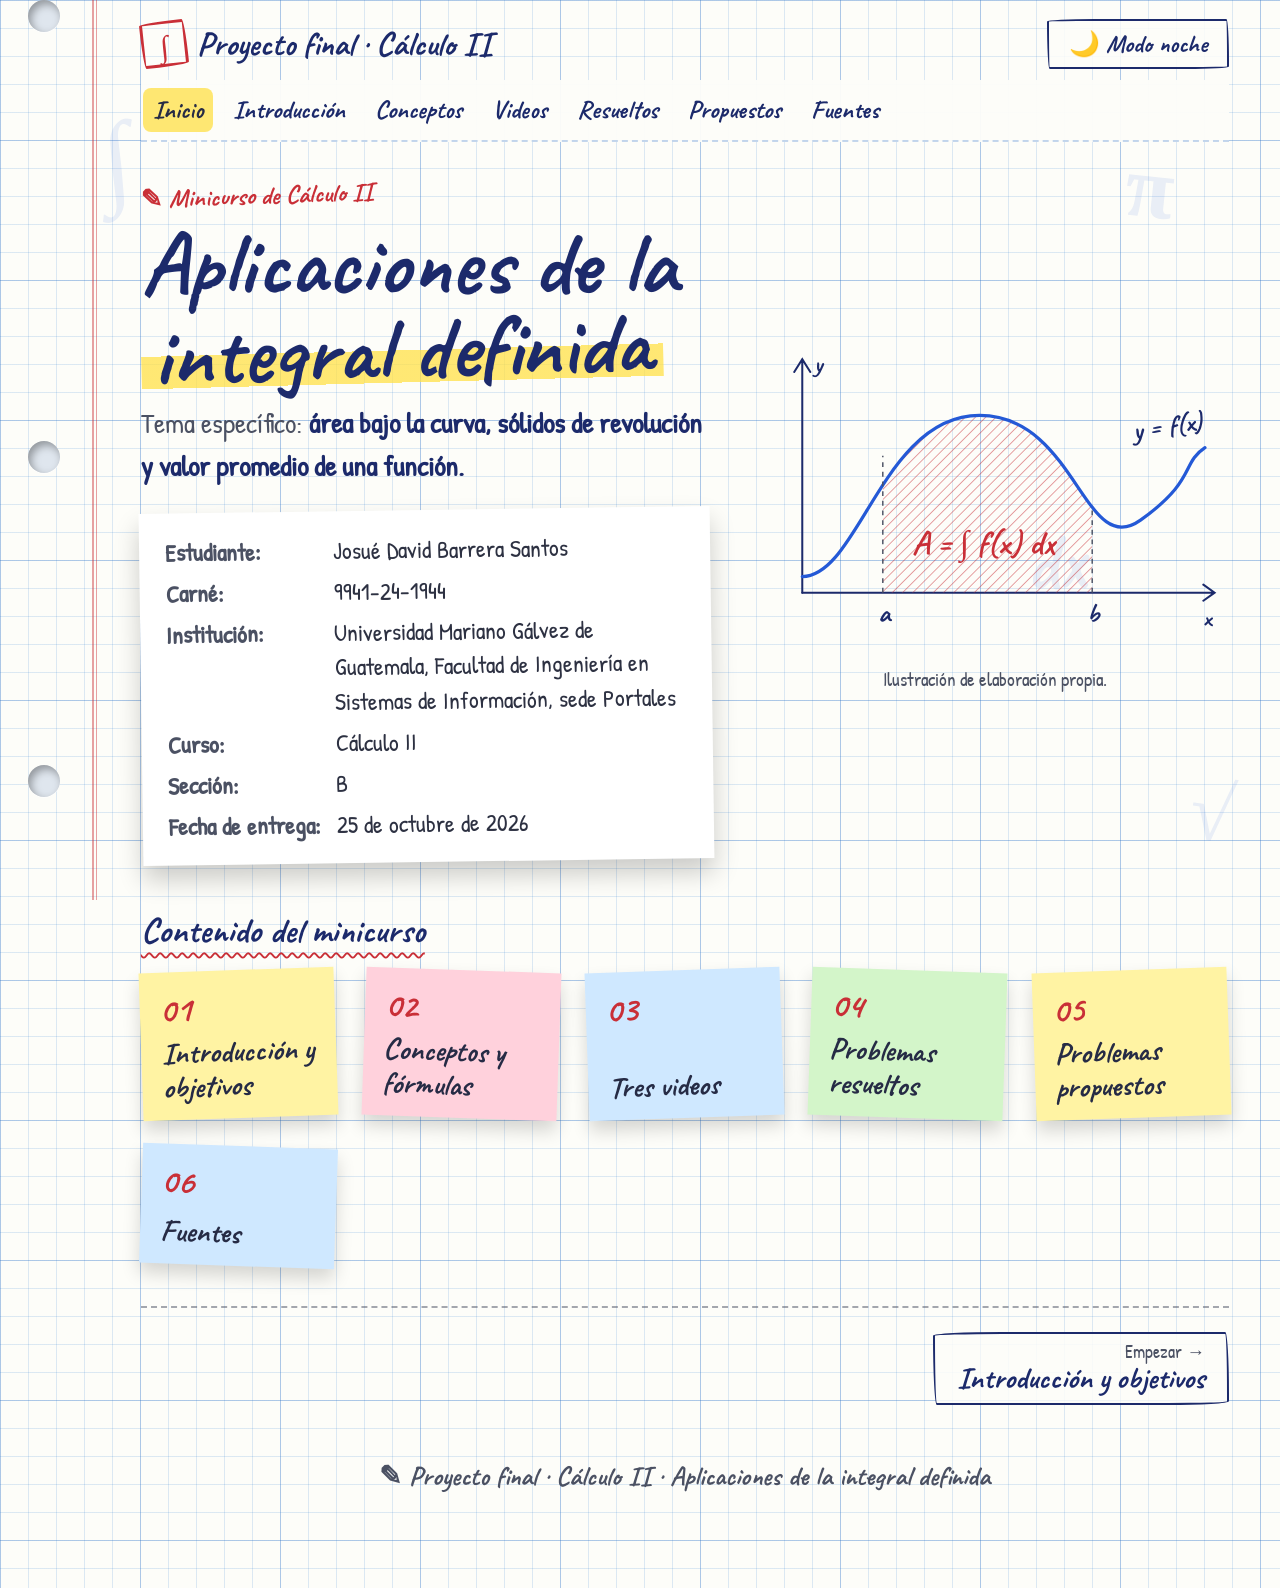
<file: index.html>
<!DOCTYPE html>
<html lang="es">
<head>
<meta charset="UTF-8">
<meta name="viewport" content="width=device-width, initial-scale=1">
<title>Aplicaciones de la integral definida · Minicurso de Cálculo II</title>
<meta name="description" content="Minicurso de Cálculo II: área bajo la curva, sólidos de revolución y valor promedio, con videos, problemas resueltos y problemas propuestos.">
<link rel="preconnect" href="https://fonts.googleapis.com">
<link rel="preconnect" href="https://fonts.gstatic.com" crossorigin>
<link href="https://fonts.googleapis.com/css2?family=Caveat:wght@500;700&family=Patrick+Hand&display=swap" rel="stylesheet">
<link rel="stylesheet" href="estilos.css">
<script>document.documentElement.classList.add('js'); try { if (localStorage.getItem('hoja-theme') === 'dark') document.documentElement.dataset.theme = 'dark'; } catch (e) {}</script>
</head>
<body>
<div class="margin-line"></div>
<div class="hole"></div><div class="hole"></div><div class="hole"></div>

<div class="symbols" aria-hidden="true">
  <span style="--x:8%;--y:12%;--s:6.5rem">∫</span>
  <span style="--x:88%;--y:16%;--s:5.5rem;--r:6deg">π</span>
  <span style="--x:80%;--y:58%;--s:5rem">dx</span>
  <span style="--x:14%;--y:70%;--s:5.5rem;--r:5deg">Σ</span>
  <span style="--x:48%;--y:88%;--s:4rem">Δx</span>
  <span style="--x:93%;--y:86%;--s:5rem;--r:8deg">√</span>
</div>

<div class="container">
  <div class="topbar">
    <a class="brand" href="index.html"><span class="logo">∫</span> Proyecto final · Cálculo II</a>
    <button id="themeBtn" class="btn-ghost" type="button">🌙 Modo noche</button>
  </div>

  <nav class="menu" aria-label="Páginas del minicurso">
    <a href="index.html" aria-current="page">Inicio</a>
    <a href="introduccion.html">Introducción</a>
    <a href="conceptos.html">Conceptos</a>
    <a href="videos.html">Videos</a>
    <a href="resueltos.html">Resueltos</a>
    <a href="propuestos.html">Propuestos</a>
    <a href="fuentes.html">Fuentes</a>
  </nav>

  <main>
  <section class="hero" id="inicio">
    <div>
      <p class="eyebrow">✎ Minicurso de Cálculo II</p>
      <h1>Aplicaciones de la <span class="hl">integral definida</span></h1>
      <p class="tema">Tema específico: <b>área bajo la curva, sólidos de revolución y valor promedio de una función.</b></p>
      <div class="cover">
        <dl>
          <dt>Estudiante:</dt><dd>Josué David Barrera Santos</dd>
          <dt>Carné:</dt><dd>9941-24-1944</dd>
          <dt>Institución:</dt><dd>Universidad Mariano Gálvez de Guatemala, Facultad de Ingeniería en Sistemas de Información, sede Portales</dd>
          <dt>Curso:</dt><dd>Cálculo II</dd>
          <dt>Sección:</dt><dd>B</dd>
          <dt>Fecha de entrega:</dt><dd>25 de octubre de 2026</dd>
        </dl>
      </div>
    </div>

    <figure>
      <svg class="fig" viewBox="0 0 580 380" role="img" aria-label="Área sombreada bajo la curva y = f(x) entre x = a y x = b">
        <defs>
          <pattern id="hatch" width="9" height="9" patternUnits="userSpaceOnUse" patternTransform="rotate(45)"><line class="hatch-line" x1="0" y1="0" x2="0" y2="9"/></pattern>
          <clipPath id="ab"><rect x="150" y="0" width="260" height="310"/></clipPath>
        </defs>
        <path class="axis" d="M50 310 H 560 M 548 300 L 562 310 L 548 320"/>
        <path class="axis" d="M50 310 V 22 M 40 36 L 50 20 L 60 36"/>
        <path clip-path="url(#ab)" fill="url(#hatch)" d="M50 290 C 120 290, 150 90, 270 90 S 400 270, 470 220 S 520 150, 550 130 L 550 310 L 50 310 Z"/>
        <path class="curve" d="M50 290 C 120 290, 150 90, 270 90 S 400 270, 470 220 S 520 150, 550 130"/>
        <path class="dash" d="M150 310 V 140 M 410 310 V 205"/>
        <text x="144" y="346" font-size="34">a</text>
        <text x="404" y="346" font-size="34">b</text>
        <text x="548" y="352" font-size="30">x</text>
        <text x="64" y="36" font-size="30">y</text>
        <text x="462" y="120" font-size="34" transform="rotate(-8 462 120)">y = f(x)</text>
        <text class="t-red" x="186" y="262" font-size="42">A = ∫ f(x) dx</text>
      </svg>
      <figcaption>Ilustración de elaboración propia.</figcaption>
    </figure>
  </section>

  <h2 class="section-title" style="font-size:2.2rem">Contenido del minicurso</h2>
  <ol class="index reveal" aria-label="Índice">
    <li><a href="introduccion.html">Introducción y objetivos</a></li>
    <li><a href="conceptos.html">Conceptos y fórmulas</a></li>
    <li><a href="videos.html">Tres videos</a></li>
    <li><a href="resueltos.html">Problemas resueltos</a></li>
    <li><a href="propuestos.html">Problemas propuestos</a></li>
    <li><a href="fuentes.html">Fuentes</a></li>
  </ol>
  </main>

  <nav class="pager" aria-label="Anterior y siguiente">
    <a class="next" href="introduccion.html"><small>Empezar →</small>Introducción y objetivos</a>
  </nav>

  <footer>✎ Proyecto final · Cálculo II · Aplicaciones de la integral definida</footer>
</div>

<script src="app.js"></script>
</body>
</html>
</file>
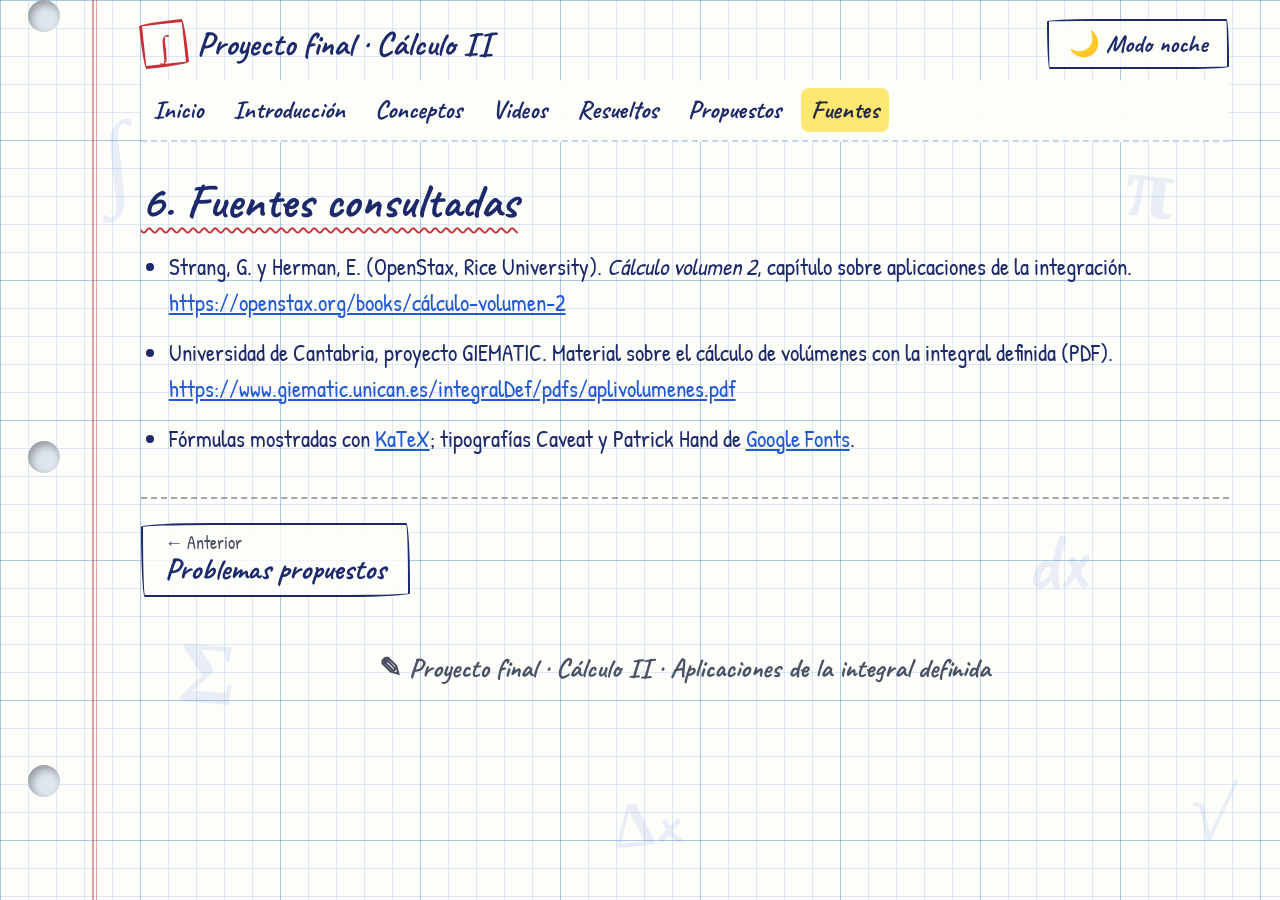
<file: fuentes.html>
<!DOCTYPE html>
<html lang="es">
<head>
<meta charset="UTF-8">
<meta name="viewport" content="width=device-width, initial-scale=1">
<title>Fuentes consultadas · Aplicaciones de la integral definida</title>
<meta name="description" content="Minicurso de Cálculo II: área bajo la curva, sólidos de revolución y valor promedio, con videos, problemas resueltos y problemas propuestos.">
<link rel="preconnect" href="https://fonts.googleapis.com">
<link rel="preconnect" href="https://fonts.gstatic.com" crossorigin>
<link href="https://fonts.googleapis.com/css2?family=Caveat:wght@500;700&family=Patrick+Hand&display=swap" rel="stylesheet">
<link rel="stylesheet" href="estilos.css">
<script>document.documentElement.classList.add('js'); try { if (localStorage.getItem('hoja-theme') === 'dark') document.documentElement.dataset.theme = 'dark'; } catch (e) {}</script>
</head>
<body>
<div class="margin-line"></div>
<div class="hole"></div><div class="hole"></div><div class="hole"></div>

<div class="symbols" aria-hidden="true">
  <span style="--x:8%;--y:12%;--s:6.5rem">∫</span>
  <span style="--x:88%;--y:16%;--s:5.5rem;--r:6deg">π</span>
  <span style="--x:80%;--y:58%;--s:5rem">dx</span>
  <span style="--x:14%;--y:70%;--s:5.5rem;--r:5deg">Σ</span>
  <span style="--x:48%;--y:88%;--s:4rem">Δx</span>
  <span style="--x:93%;--y:86%;--s:5rem;--r:8deg">√</span>
</div>

<div class="container">
  <div class="topbar">
    <a class="brand" href="index.html"><span class="logo">∫</span> Proyecto final · Cálculo II</a>
    <button id="themeBtn" class="btn-ghost" type="button">🌙 Modo noche</button>
  </div>

  <nav class="menu" aria-label="Páginas del minicurso">
    <a href="index.html">Inicio</a>
    <a href="introduccion.html">Introducción</a>
    <a href="conceptos.html">Conceptos</a>
    <a href="videos.html">Videos</a>
    <a href="resueltos.html">Resueltos</a>
    <a href="propuestos.html">Propuestos</a>
    <a href="fuentes.html" aria-current="page">Fuentes</a>
  </nav>

  <main>
  <section class="sec reveal" id="fuentes">
    <h1 class="section-title">6. Fuentes consultadas</h1>
    <ul class="sources">
      <li>Strang, G. y Herman, E. (OpenStax, Rice University). <em>Cálculo volumen 2</em>, capítulo sobre aplicaciones de la integración. <a href="https://openstax.org/books/c%C3%A1lculo-volumen-2/pages/prefacio">https://openstax.org/books/cálculo-volumen-2</a></li>
      <li>Universidad de Cantabria, proyecto GIEMATIC. Material sobre el cálculo de volúmenes con la integral definida (PDF). <a href="https://www.giematic.unican.es/integralDef/pdfs/aplivolumenes.pdf">https://www.giematic.unican.es/integralDef/pdfs/aplivolumenes.pdf</a></li>
      <li>Fórmulas mostradas con <a href="https://katex.org/">KaTeX</a>; tipografías Caveat y Patrick Hand de <a href="https://fonts.google.com/">Google Fonts</a>.</li>
    </ul>
  </section>
  </main>

  <nav class="pager" aria-label="Anterior y siguiente">
    <a class="prev" href="propuestos.html"><small>← Anterior</small>Problemas propuestos</a>
  </nav>

  <footer>✎ Proyecto final · Cálculo II · Aplicaciones de la integral definida</footer>
</div>

<script src="app.js"></script>
</body>
</html>
</file>
<file: estilos.css>
/* ===== Hoja de cuaderno cuadriculado ===== */
  :root {
    --paper: #fdfdf9;
    --desk: #dfe6ee;
    --grid: rgba(70, 140, 215, .18);
    --grid-major: rgba(50, 115, 200, .28);
    --ink: #1c2a6b;
    --pencil: #4b5163;
    --blue: #2459d6;
    --red: #c92f37;
    --hl: rgba(255, 224, 70, .75);
    --ok: #157a42;
    --note-text: #262b45;
    --hand: "Caveat", "Segoe Script", cursive;
    --body: "Patrick Hand", "Comic Sans MS", cursive;
  }
  [data-theme="dark"] {
    --paper: #0f1114;
    --desk: #05060a;
    --grid: rgba(140, 175, 255, .07);
    --grid-major: rgba(140, 175, 255, .14);
    --ink: #e4e9ff;
    --pencil: #a3acc0;
    --blue: #8db3ff;
    --red: #ff8a8f;
    --hl: rgba(250, 204, 21, .32);
    --ok: #4ade80;
  }

  * { box-sizing: border-box; }
  html { scroll-behavior: smooth; color-scheme: light; }
  [data-theme="dark"] { color-scheme: dark; }

  body {
    margin: 0; min-height: 100vh; overflow-x: hidden;
    font-family: var(--body); font-size: 1.45rem; line-height: 1.55; color: var(--ink);
    background-color: var(--paper);
    background-image:
      linear-gradient(var(--grid-major) 1.5px, transparent 1.5px),
      linear-gradient(90deg, var(--grid-major) 1.5px, transparent 1.5px),
      linear-gradient(var(--grid) 1px, transparent 1px),
      linear-gradient(90deg, var(--grid) 1px, transparent 1px);
    background-size: 140px 140px, 140px 140px, 28px 28px, 28px 28px;
    transition: background-color .4s, color .4s;
  }

  /* margen rojo y perforaciones */
  .margin-line { position: fixed; top: 0; bottom: 0; left: 92px; width: 5px; border-left: 2px solid var(--red); border-right: 1px solid var(--red); opacity: .45; z-index: 1; pointer-events: none; }
  .hole { position: fixed; left: 28px; width: 32px; height: 32px; border-radius: 50%; background: var(--desk); box-shadow: inset 3px 4px 8px rgba(0, 0, 0, .35), 0 1px 0 rgba(255, 255, 255, .6); z-index: 2; pointer-events: none; }
  .hole:nth-of-type(1) { top: 13%; } .hole:nth-of-type(2) { top: 49%; } .hole:nth-of-type(3) { top: 85%; }

  /* pocos símbolos, quietos y suaves (la guía pide no saturar con decoración) */
  .symbols { position: fixed; inset: 0; z-index: 0; pointer-events: none; overflow: hidden; }
  .symbols span { position: absolute; left: var(--x); top: var(--y); font-family: var(--hand); font-weight: 700; font-size: var(--s); color: var(--blue); opacity: .09; line-height: 1; transform: rotate(var(--r, -6deg)); }

  .container { position: relative; z-index: 3; max-width: 1500px; margin: 0 auto; padding: 18px clamp(20px, 4vw, 70px) 90px clamp(124px, 11vw, 180px); counter-reset: post; }

  /* ===== barra superior y menú fijo ===== */
  .topbar { display: flex; justify-content: space-between; align-items: center; gap: 14px; margin-bottom: 10px; flex-wrap: wrap; }
  .brand { font-family: var(--hand); font-weight: 700; font-size: 2.1rem; color: var(--ink); display: flex; align-items: center; gap: 10px; text-decoration: none; }
  .brand .logo { display: inline-grid; place-items: center; width: 46px; height: 46px; font-size: 1.9rem; color: var(--red); border: 3px solid var(--red); border-radius: 255px 18px 225px 18px / 18px 225px 18px 255px; transform: rotate(-6deg); }
  button { font: inherit; cursor: pointer; border: 0; background: none; color: inherit; }
  .btn-ghost { font-family: var(--hand); font-weight: 700; font-size: 1.55rem; padding: 4px 20px; color: var(--ink); background: color-mix(in srgb, var(--paper) 85%, transparent); border: 2.5px solid var(--ink); border-radius: 255px 14px 225px 14px / 14px 225px 14px 255px; }
  .btn-ghost:hover { transform: rotate(-2deg); }
  .btn-primary { font-family: var(--hand); font-weight: 700; font-size: 1.4rem; padding: 4px 26px; color: #fff; background: #2459d6; border-radius: 255px 14px 225px 14px / 14px 225px 14px 255px; box-shadow: 3px 4px 0 #1c2a6b; }
  .btn-primary:disabled { opacity: .5; cursor: not-allowed; }

  .menu { position: sticky; top: 0; z-index: 60; display: flex; gap: 4px 10px; overflow-x: auto; white-space: nowrap; margin: 0 0 34px; padding: 8px 2px; background: color-mix(in srgb, var(--paper) 95%, transparent); border-bottom: 2px dashed var(--grid-major); scrollbar-width: thin; }
  .menu a { flex: none; padding: 2px 10px; border-radius: 8px; font-family: var(--hand); font-weight: 700; font-size: 1.6rem; color: var(--ink); text-decoration: none; }
  .menu a:hover, .menu a[aria-current="page"] { background: var(--hl); color: var(--note-text); }
  [data-theme="dark"] .menu a:hover, [data-theme="dark"] .menu a[aria-current="page"] { color: var(--ink); }
  :focus-visible { outline: 3px solid var(--blue); outline-offset: 3px; }

  /* ===== A. carátula ===== */
  .hero { display: grid; grid-template-columns: minmax(0, 1.1fr) minmax(0, .9fr); gap: 20px 50px; align-items: center; margin-bottom: 50px; scroll-margin-top: 70px; }
  .eyebrow { display: inline-block; margin: 0 0 6px; font-family: var(--hand); font-weight: 700; font-size: 1.6rem; color: var(--red); transform: rotate(-2deg); }
  .hero h1 { margin: 0 0 10px; font-family: var(--hand); font-weight: 700; font-size: clamp(3.2rem, 7vw, 6.4rem); line-height: .95; color: var(--ink); }
  .hero h1 .hl { display: inline-block; transform: rotate(-1.5deg); padding: 0 .12em; background: linear-gradient(transparent 52%, var(--hl) 52% 90%, transparent 90%); }
  .tema { margin: 0 0 22px; font-size: 1.75rem; color: var(--pencil); }
  .tema b { color: var(--ink); }
  .cover { max-width: 620px; padding: 22px 26px; background: #fff; color: #2d3142; transform: rotate(-.8deg); box-shadow: 0 14px 26px rgba(0, 0, 0, .2); font-size: 1.5rem; line-height: 1.45; }
  .cover dl { display: grid; grid-template-columns: max-content 1fr; gap: 6px 16px; margin: 0; }
  .cover dt { font-weight: 700; color: #4b5163; }
  .cover dd { margin: 0; }
  .fill { padding: 0 6px; border-radius: 3px; background: rgba(255, 224, 70, .75); color: #262b45; }
  .hero figure { margin: 0; }
  .hero figcaption { margin-top: 6px; text-align: center; font-size: 1.2rem; color: var(--pencil); }

  /* ===== gráficas (SVG de elaboración propia) ===== */
  svg.fig { width: 100%; height: auto; overflow: visible; }
  .fig .axis { stroke: var(--ink); stroke-width: 2.5; stroke-linecap: round; fill: none; }
  .fig .curve { fill: none; stroke: var(--blue); stroke-width: 4; stroke-linecap: round; stroke-linejoin: round; }
  .fig .riem { fill: color-mix(in srgb, var(--blue) 16%, transparent); stroke: var(--blue); stroke-width: 1.5; }
  .fig .pos { fill: color-mix(in srgb, var(--blue) 22%, transparent); }
  .fig .neg { fill: color-mix(in srgb, var(--red) 22%, transparent); }
  .fig .disc { fill: color-mix(in srgb, var(--red) 18%, transparent); stroke: var(--red); stroke-width: 2.5; }
  .fig .rect { fill: color-mix(in srgb, #f5b800 25%, transparent); stroke: #c99400; stroke-width: 2; }
  .fig .dash { stroke: var(--pencil); stroke-width: 1.8; stroke-dasharray: 6 6; fill: none; }
  .fig .ghost { fill: none; stroke: var(--blue); stroke-width: 2.5; stroke-dasharray: 8 7; opacity: .7; }
  .fig .red { stroke: var(--red); stroke-width: 2.5; fill: none; }
  .fig .dot { fill: var(--red); }
  .fig text { font-family: var(--hand); font-weight: 700; fill: var(--ink); }
  .fig .t-red { fill: var(--red); }
  .fig .hatch-line { stroke: var(--red); stroke-width: 1.6; opacity: .7; }
  .hero .fig .curve { stroke-dasharray: 1500; stroke-dashoffset: 1500; animation: draw 2.4s .4s cubic-bezier(.5, 0, .2, 1) forwards; }
  @keyframes draw { to { stroke-dashoffset: 0; } }

  .figure { margin: 0; padding: 16px 18px 12px; background: #fff; color: #2d3142; box-shadow: 0 10px 20px rgba(0, 0, 0, .16); border-radius: 4px; }
  [data-theme="dark"] .figure { background: #171a20; color: var(--ink); }
  .figure figcaption { margin-top: 6px; font-size: 1.25rem; color: var(--pencil); }
  .figure figcaption b { color: var(--red); }

  /* ===== secciones ===== */
  .sec { margin: 0 0 40px; }
  .section-title { margin: 0 0 20px; font-family: var(--hand); font-weight: 700; font-size: clamp(2.4rem, 4vw, 3rem); line-height: 1.05; text-decoration: underline wavy var(--red) 2px; text-underline-offset: 10px; }
  .sub { margin: 40px 0 14px; font-family: var(--hand); font-weight: 700; font-size: 2.2rem; line-height: 1.1; color: var(--ink); }
  .sub span { color: var(--red); }
  .sec-lede { max-width: 75ch; margin: 0 0 22px; font-size: 1.55rem; }
  .sec p { max-width: 80ch; }

  /* índice: notas adhesivas */
  .index { display: grid; grid-template-columns: repeat(auto-fit, minmax(190px, 1fr)); gap: 28px; margin: 14px 0 40px; counter-reset: ix; padding: 0; list-style: none; }
  .index a {
    counter-increment: ix; position: relative; display: flex; flex-direction: column; justify-content: space-between; gap: 10px; min-height: 120px; height: 100%; padding: 20px 20px 16px;
    text-decoration: none; color: var(--note-text); font-family: var(--hand); font-weight: 700; font-size: 1.9rem; line-height: 1.1;
    background: #fff3a3; box-shadow: 0 10px 18px rgba(0, 0, 0, .16); transform: rotate(var(--r, -2deg)); transition: transform .25s;
  }
  .index li:nth-child(even) a { --r: 2deg; background: #ffd1dc; }
  .index li:nth-child(3n) a { background: #cfe8ff; } .index li:nth-child(4n) a { background: #d3f5c9; }
  .index a::before { content: counter(ix, decimal-leading-zero); font-size: 2.2rem; color: #c92f37; line-height: 1; }
  .index a:hover { transform: rotate(0) translateY(-6px); }

  /* tarjetas */
  .card { position: relative; margin: 0 0 24px; padding: 20px 24px 18px; color: var(--note-text); box-shadow: 0 10px 18px rgba(0, 0, 0, .14); font-size: 1.55rem; line-height: 1.6; }
  .card::before { content: ""; position: absolute; top: -12px; left: 40px; width: 80px; height: 22px; transform: rotate(-4deg); background: rgba(255, 255, 255, .6); box-shadow: 0 1px 3px rgba(0, 0, 0, .15); }
  .card.yellow { background: #fff3a3; } .card.blue { background: #cfe8ff; } .card.green { background: #d3f5c9; } .card.pink { background: #ffe0e8; }
  .card h2, .card h3 { margin: 0 0 8px; font-family: var(--hand); font-weight: 700; font-size: 2rem; line-height: 1.1; color: #1c2a6b; }
  .card .katex { color: #1c2a6b; }
  .card .katex-display { margin: .4em 0; }
  .card ul, .card ol { margin: 6px 0 0; padding-left: 1.3em; }
  .card li { margin: 4px 0; }
  .card p { margin: 6px 0; }
  .card .warn { color: #a32028; }

  .two { display: grid; grid-template-columns: minmax(0, 1fr) minmax(0, 1fr); gap: 26px; align-items: start; }

  table.summary { width: 100%; border-collapse: collapse; font-size: 1.4rem; background: #fff; color: #262b45; }
  table.summary th, table.summary td { border: 2px solid #1c2a6b; padding: 8px 10px; text-align: left; vertical-align: middle; }
  table.summary th { background: #cfe8ff; font-family: var(--hand); font-size: 1.7rem; }
  table.summary .katex { color: #1c2a6b; }
  .table-wrap { position: relative; overflow-x: auto; } /* relative: el MathML oculto de KaTeX no se sale del contenedor */

  .flow { display: flex; flex-wrap: wrap; align-items: center; gap: 10px; margin: 18px 0 0; padding: 0; list-style: none; counter-reset: fl; }
  .flow li { counter-increment: fl; padding: 8px 14px; font-size: 1.45rem; color: #262b45; background: #fff; border: 2.5px solid #1c2a6b; border-radius: 10px; }
  .flow li::before { content: counter(fl) ". "; color: #c92f37; font-weight: 700; }
  .flow .katex { color: #1c2a6b; }

  /* ===== videos ===== */
  .vid-list { display: grid; gap: 60px; }
  .vid-item { display: grid; gap: 10px; }
  .vid-item h2 { margin: 0; font-family: var(--hand); font-weight: 700; font-size: 2.2rem; line-height: 1.15; color: var(--ink); }
  .vid-item h2 span { color: var(--red); }
  .vid-item .prompt { margin: 0; font-size: 1.5rem; color: var(--pencil); }

  .video-box { justify-self: center; width: min(100%, 880px); position: relative; margin-top: 10px; padding: 18px 18px 14px; background: #fff; color: #2d3142; border-radius: 4px; box-shadow: 0 18px 36px rgba(0, 0, 0, .25); transform: rotate(-.5deg); }
  .video-box::before, .video-box::after { content: ""; position: absolute; top: -16px; width: 110px; height: 30px; background: rgba(255, 224, 120, .72); box-shadow: 0 1px 3px rgba(0, 0, 0, .2); }
  .video-box::before { left: 40px; transform: rotate(-6deg); } .video-box::after { right: 40px; transform: rotate(5deg); }
  .video-box > header { display: flex; align-items: center; gap: 10px; padding: 0 2px 10px; font-family: var(--hand); font-weight: 700; font-size: 1.9rem; line-height: 1; color: #2d3142; }
  .rec { width: 13px; height: 13px; border-radius: 50%; background: #ef4444; }
  .video-box video { width: 100%; max-height: 72vh; display: block; background: #000; }
  .video-box iframe.yt { width: 100%; aspect-ratio: 16 / 9; height: auto; border: 0; display: block; background: #000; }
  .video-box .placeholder { display: flex; flex-direction: column; align-items: center; justify-content: center; gap: 12px; min-height: 220px; padding: 30px 16px; text-align: center; color: #5b6070; font-size: 1.45rem; background: #f4f2ea; border: 2.5px dashed #b9b6a8; }
  .placeholder .ico { width: 60px; height: 60px; border: 3.5px solid #c92f37; border-radius: 50%; position: relative; }
  .placeholder .ico::after { content: ""; position: absolute; left: 22px; top: 14px; border-left: 20px solid #c92f37; border-top: 13px solid transparent; border-bottom: 13px solid transparent; }

  /* subida (modo autor, alternativa a YouTube) */
  .uploader { padding: 14px 4px 4px; margin-top: 12px; border-top: 2px dashed #c9c6b8; }
  .dropzone { display: block; border: 3px dashed #aeb4c4; border-radius: 12px; padding: 16px; text-align: center; color: #5b6070; cursor: pointer; font-size: 1.2rem; }
  .dropzone:hover, .dropzone.drag { border-color: #2459d6; background: #eaf2ff; }
  .dropzone input { display: none; }
  .dropzone .fname { color: #2459d6; font-weight: 700; display: block; margin-top: 4px; word-break: break-all; }
  .up-row { display: flex; align-items: center; gap: 14px; margin-top: 12px; flex-wrap: wrap; }
  .status { font-size: 1.3rem; color: #2d3142; }
  .status.ok { color: #157a42; } .status.error { color: #c92f37; } .status.loading { color: #5b6070; }
  .hidden { display: none !important; }
  .autor-banner { margin-bottom: 30px; padding: 12px 18px; border: 2.5px dashed var(--red); border-radius: 12px; background: color-mix(in srgb, var(--paper) 88%, transparent); font-size: 1.15rem; }
  .autor-banner code { font-family: ui-monospace, monospace; font-size: .9em; }

  /* ===== E. problemas resueltos ===== */
  .post { counter-increment: post; position: relative; display: grid; grid-template-columns: minmax(0, 5fr) minmax(0, 7fr); gap: 24px clamp(30px, 5vw, 80px); margin: 0 0 50px; padding-bottom: 50px; border-bottom: 2.5px dashed color-mix(in srgb, var(--pencil) 50%, transparent); }
  .post-side, .post-main { min-width: 0; }
  .tag { display: inline-block; padding: 3px 18px; font-family: var(--hand); font-weight: 700; font-size: 1.55rem; color: #262b45; background: #ffd6e0; box-shadow: 0 3px 8px rgba(0, 0, 0, .12); transform: rotate(-2deg); }
  .ptitle { display: flex; align-items: center; gap: 14px; margin: 16px 0 18px; font-family: var(--hand); font-weight: 700; font-size: clamp(2.2rem, 3.6vw, 3rem); line-height: 1.05; }
  .ptitle::before { content: counter(post, decimal-leading-zero); flex: none; display: inline-grid; place-items: center; width: 66px; height: 54px; font-size: 1.9rem; color: var(--red); border: 3px solid var(--red); border-radius: 255px 22px 225px 22px / 22px 225px 22px 255px; transform: rotate(-7deg); }
  .post h3 { margin: 18px 0 8px; font-family: var(--hand); font-weight: 700; font-size: 2rem; line-height: 1; color: var(--pencil); }
  .post-side h3:first-of-type, .post-main h3:first-child { margin-top: 0; }
  .statement { padding: 18px 22px 16px; color: #262b45; background: #fff3a3; box-shadow: 0 8px 16px rgba(0, 0, 0, .14); font-size: 1.55rem; line-height: 1.65; }
  .statement .katex { color: #1c2a6b; }

  ol.steps { list-style: none; counter-reset: s; padding: 0; margin: 10px 0 0; }
  ol.steps li { counter-increment: s; position: relative; padding: 4px 0 22px 64px; margin: 0; font-size: 1.5rem; }
  ol.steps li::before { content: counter(s); position: absolute; left: 0; top: 0; width: 46px; height: 40px; display: grid; place-items: center; font-family: var(--hand); font-weight: 700; font-size: 1.8rem; line-height: 1; color: var(--red); border: 3px solid var(--red); border-radius: 255px 14px 225px 14px / 14px 225px 14px 255px; transform: rotate(4deg); }
  .katex { font-size: 1.12em; color: var(--ink); }
  .katex-display { position: relative; overflow-x: auto; overflow-y: hidden; padding: 4px 0; }

  .result { margin-top: 6px; padding: 14px 22px 12px; border: 3.5px solid var(--red); border-radius: 255px 24px 225px 24px / 24px 225px 24px 255px; background: color-mix(in srgb, var(--red) 6%, transparent); }
  .result strong:first-child { font-family: var(--hand); font-size: 2.1rem; color: var(--red); }
  .check { margin-top: 12px; padding: 10px 14px; border-left: 4px solid var(--ok); font-size: 1.45rem; background: color-mix(in srgb, var(--ok) 8%, transparent); }
  .check strong { color: var(--ok); }

  /* ===== F. problemas propuestos ===== */
  .props { display: grid; grid-template-columns: repeat(auto-fit, minmax(min(100%, 420px), 1fr)); gap: 30px; padding: 0; margin: 0; list-style: none; counter-reset: pr; }
  .props > li { counter-increment: pr; }
  .props .card { height: 100%; margin: 0; }
  .props .lvl { display: block; margin-bottom: 6px; font-family: var(--hand); font-weight: 700; font-size: 1.6rem; color: #a32028; }
  .props .lvl::before { content: "Ejercicio " counter(pr) " · "; color: #1c2a6b; }
  details { margin-top: 12px; }
  summary { cursor: pointer; width: max-content; max-width: 100%; font-family: var(--hand); font-weight: 700; font-size: 1.8rem; color: #2459d6; }
  details[open] summary { color: #a32028; }
  .ans { margin-top: 8px; padding: 12px 16px; background: rgba(255, 255, 255, .7); color: #262b45; border-radius: 6px; }
  .ans p { margin: 4px 0; }

  /* ===== G. fuentes ===== */
  .sources { padding-left: 1.2em; }
  .sources li { margin: 0 0 14px; font-size: 1.45rem; }
  .sources a { color: var(--blue); word-break: break-word; }

  /* ===== anterior / siguiente ===== */
  .pager { display: flex; flex-wrap: wrap; justify-content: space-between; gap: 16px; margin: 10px 0 50px; padding-top: 24px; border-top: 2.5px dashed color-mix(in srgb, var(--pencil) 50%, transparent); }
  .pager a { display: inline-flex; flex-direction: column; max-width: 100%; padding: 8px 22px; font-family: var(--hand); font-weight: 700; font-size: 1.9rem; line-height: 1.1; color: var(--ink); text-decoration: none; background: color-mix(in srgb, var(--paper) 85%, transparent); border: 2.5px solid var(--ink); border-radius: 255px 14px 225px 14px / 14px 225px 14px 255px; }
  .pager a small { font-family: var(--body); font-weight: 400; font-size: 1.15rem; color: var(--pencil); }
  .pager a:hover { background: var(--hl); }
  .pager .next { margin-left: auto; text-align: right; }

  footer { margin-top: 10px; text-align: center; font-family: var(--hand); font-weight: 700; font-size: 1.7rem; color: var(--pencil); }

  /* aparición suave al hacer scroll */
  .js .reveal { opacity: 0; transform: translateY(24px); transition: opacity .6s ease, transform .6s ease; }
  .js .reveal.in { opacity: 1; transform: none; }

  @media (max-width: 980px) {
    .hero, .post, .two { grid-template-columns: minmax(0, 1fr); }
  }
  @media (max-width: 700px) {
    body { font-size: 1.3rem; }
    .margin-line { left: 12px; } .hole { display: none; }
    .container { padding-left: 30px; padding-right: 16px; }
    .menu a { font-size: 1.4rem; padding: 2px 8px; }
    .ptitle::before { width: 54px; height: 46px; font-size: 1.6rem; }
    ol.steps li { padding-left: 54px; }
    .card, .statement { font-size: 1.35rem; }
    .cover { font-size: 1.3rem; }
    .cover dl { grid-template-columns: 1fr; gap: 0; }
    .cover dd { margin-bottom: 6px; }
    .symbols { display: none; }
  }
  @media (prefers-reduced-motion: reduce) {
    * { animation: none !important; transition: none !important; scroll-behavior: auto !important; }
    .hero .fig .curve { stroke-dashoffset: 0; }
    .js .reveal { opacity: 1; transform: none; }
  }
</file>
